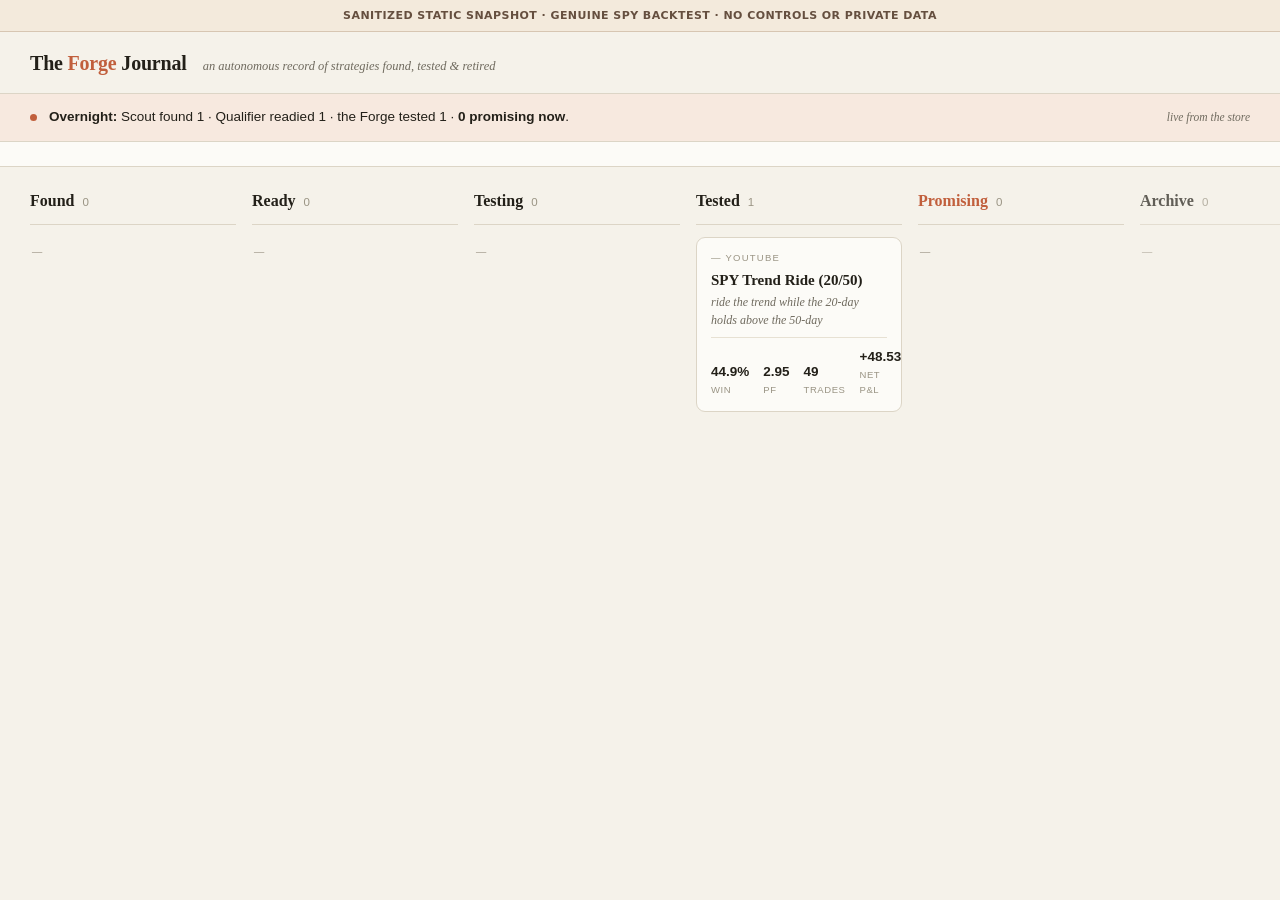
<file: index.html>
<!doctype html>
<html lang="en">
<head>
<meta charset="utf-8">
<meta name="viewport" content="width=device-width, initial-scale=1">
<title>The Forge Journal</title>
<link rel="stylesheet" href="static/forge.css">
</head>
<body>
<div class="snapshot-banner" role="note">Sanitized static snapshot · genuine SPY backtest · no controls or private data</div>
<header>
  <div class="logo">The <em>Forge</em> Journal</div>
  <span class="sub">an autonomous record of strategies found, tested &amp; retired</span>
</header>

<div class="digest">
  <span class="dot"></span>
  <span class="t"><b>Overnight:</b> Scout found 1 · Qualifier readied 1
    · the Forge tested 1 · <b>0 promising now</b>.</span>
  <span class="ago">live from the store</span>
</div>

<div class="log">

</div>

<div class="board">

  <div class="lane ">
    <div class="lane-h ">
      <span class="t">Found</span><span class="c">0</span>
    </div>
    <div class="cards">

      <div class="empty">—</div>

    </div>
  </div>

  <div class="lane ">
    <div class="lane-h ">
      <span class="t">Ready</span><span class="c">0</span>
    </div>
    <div class="cards">

      <div class="empty">—</div>

    </div>
  </div>

  <div class="lane ">
    <div class="lane-h ">
      <span class="t">Testing</span><span class="c">0</span>
    </div>
    <div class="cards">

      <div class="empty">—</div>

    </div>
  </div>

  <div class="lane ">
    <div class="lane-h ">
      <span class="t">Tested</span><span class="c">1</span>
    </div>
    <div class="cards">

      <a class="card " href="card/DEMO-TREND/">
        <span class="src">youtube</span>
        <div class="nm">SPY Trend Ride (20/50)</div>
        <div class="rl">ride the trend while the 20-day holds above the 50-day</div>

        <div class="figs">
          <div><b>44.9%</b><span>win</span></div>
          <div><b>2.95</b><span>PF</span></div>
          <div><b>49</b><span>trades</span></div>
          <div><b>+48.53</b><span>Net P&amp;L</span></div>
        </div>

      </a>

    </div>
  </div>

  <div class="lane ">
    <div class="lane-h promising">
      <span class="t">Promising</span><span class="c">0</span>
    </div>
    <div class="cards">

      <div class="empty">—</div>

    </div>
  </div>

  <div class="lane arch">
    <div class="lane-h ">
      <span class="t">Archive</span><span class="c">0</span>
    </div>
    <div class="cards">

      <div class="empty">—</div>

    </div>
  </div>

</div>
</body>
</html>
</file>
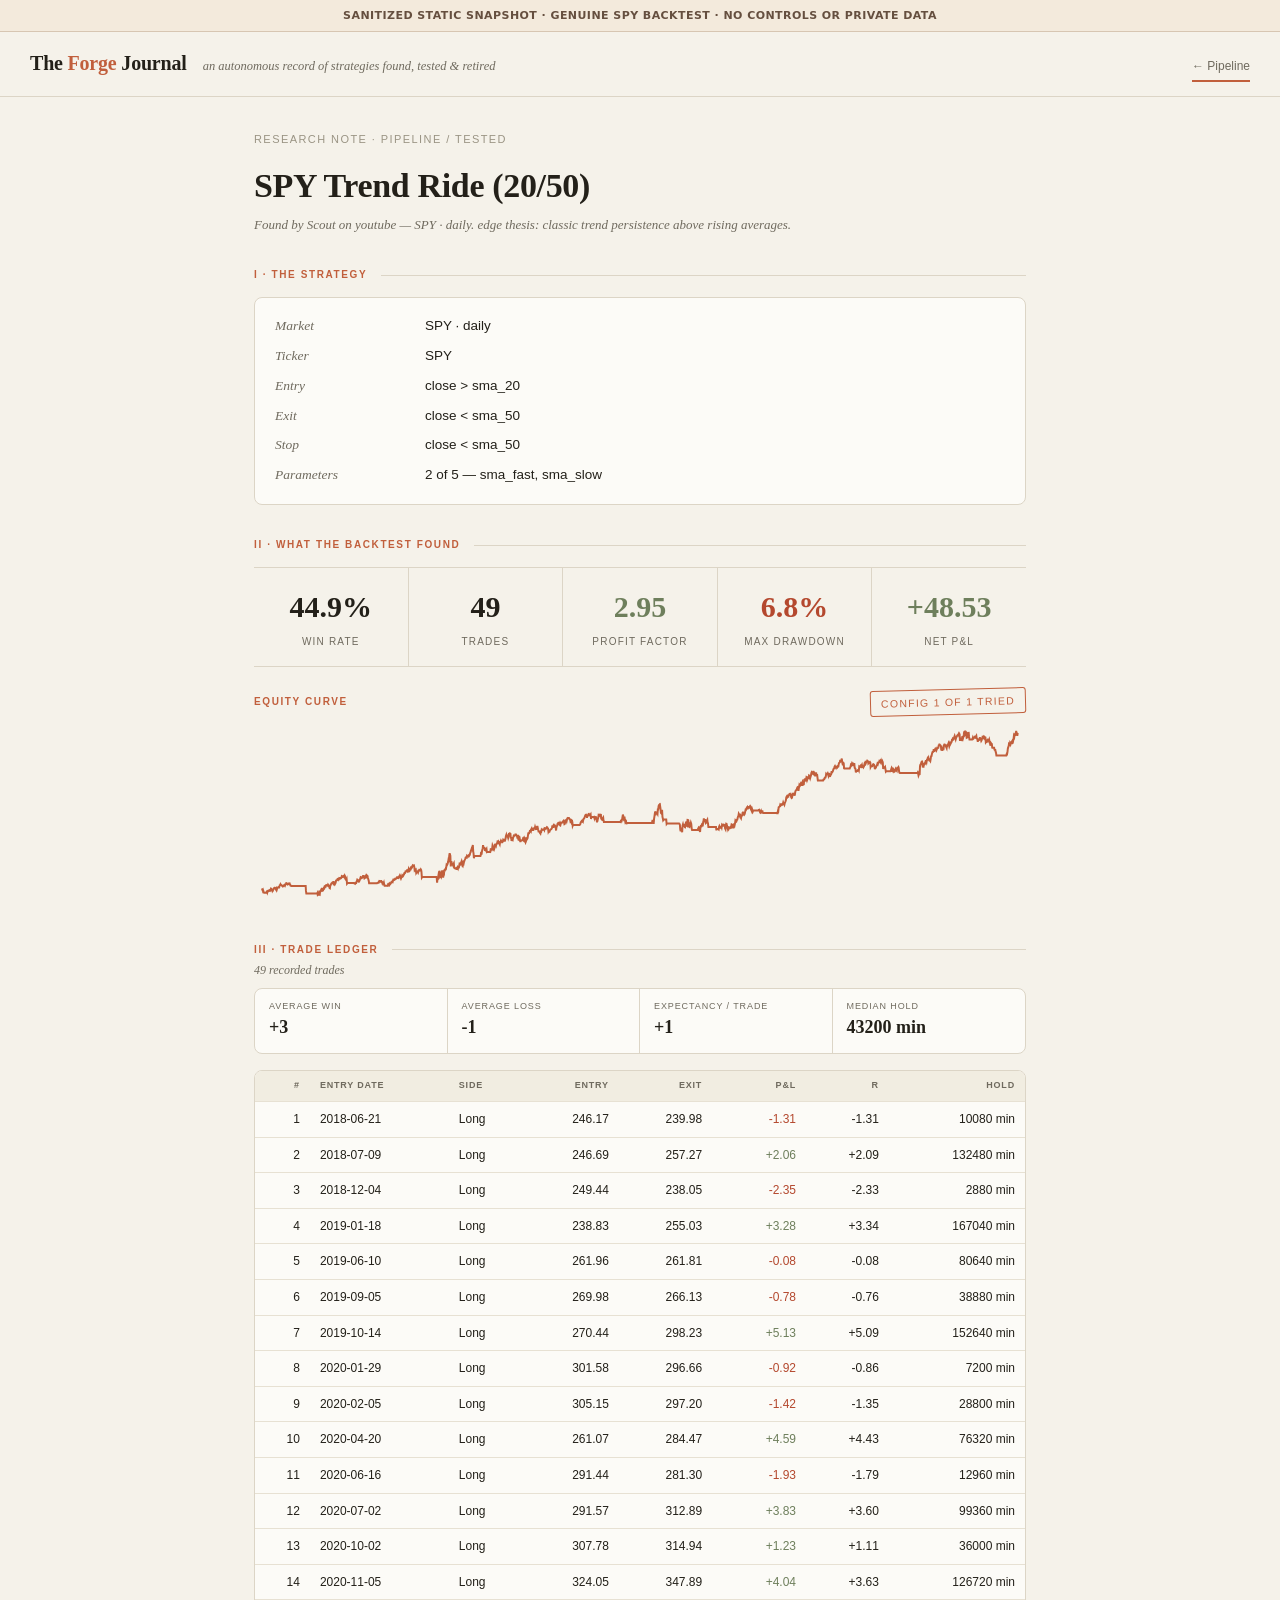
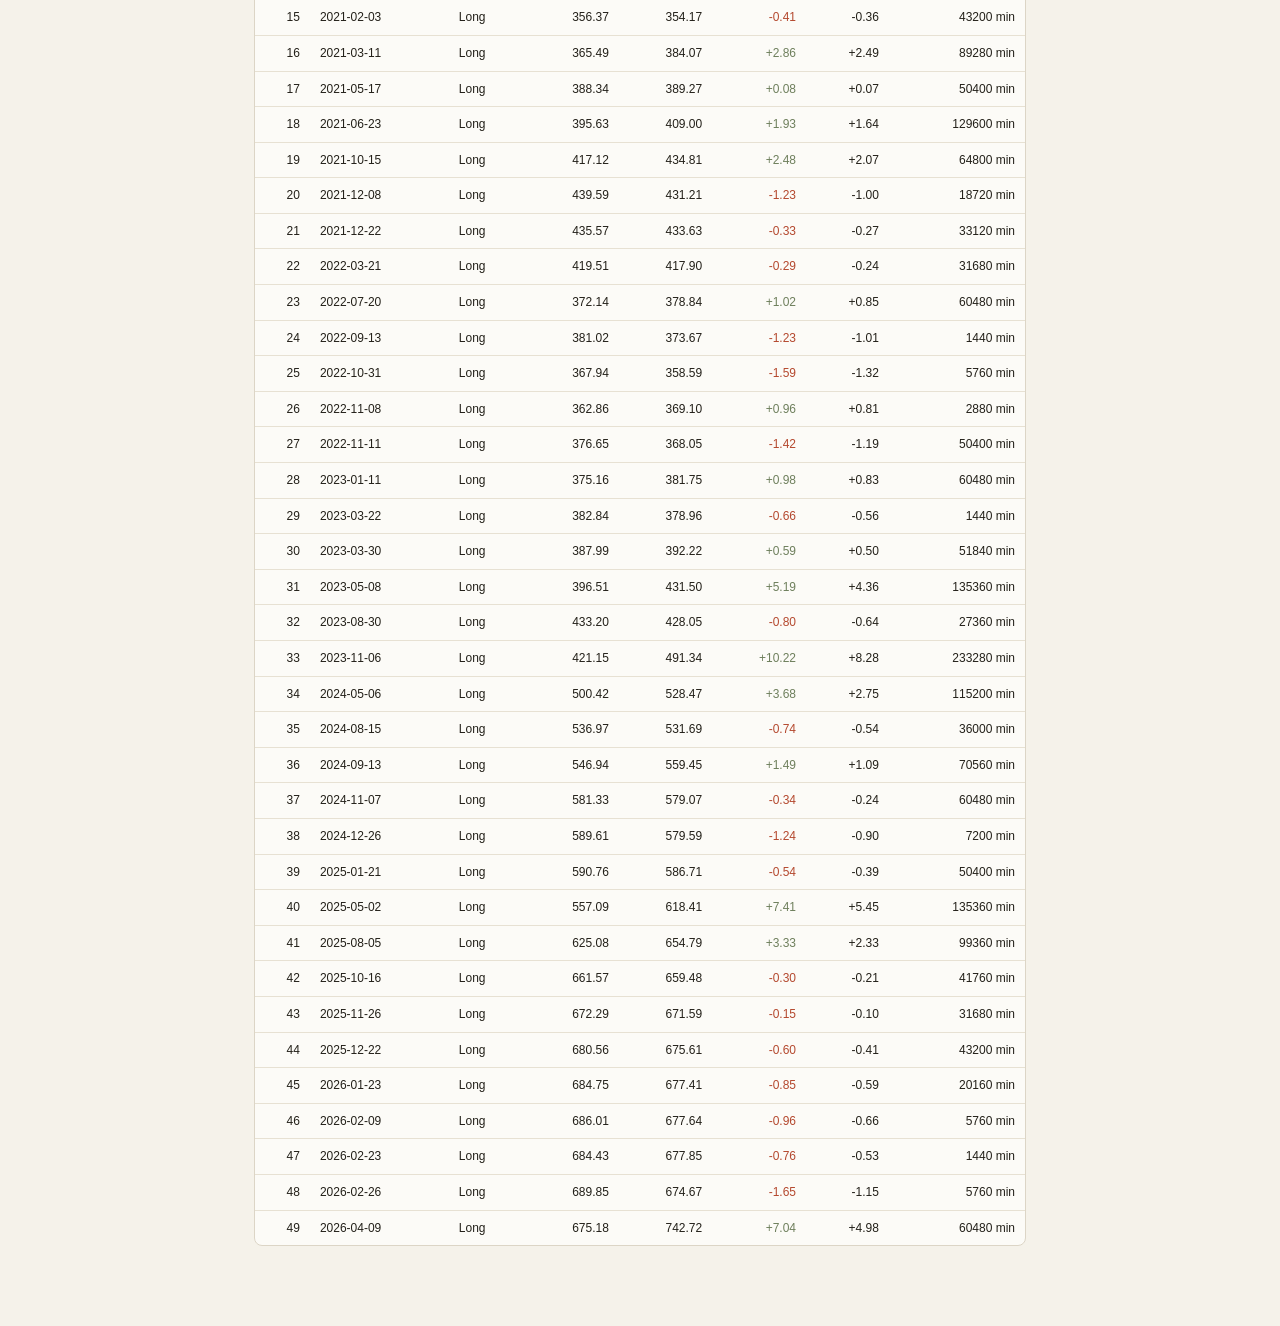
<file: card/DEMO-TREND/index.html>
<!doctype html>
<html lang="en">
<head>
<meta charset="utf-8">
<meta name="viewport" content="width=device-width, initial-scale=1">
<title>SPY Trend Ride (20/50) — The Forge Journal</title>
<link rel="stylesheet" href="../../static/forge.css">
</head>
<body>
<div class="snapshot-banner" role="note">Sanitized static snapshot · genuine SPY backtest · no controls or private data</div>
<header>
  <div class="logo">The <em>Forge</em> Journal</div>
  <span class="sub">an autonomous record of strategies found, tested &amp; retired</span>
  <a class="back" href="../../">← Pipeline</a>
</header>

<div class="note">
  <div class="crumb">Research note · Pipeline / Tested</div>

  <h1>SPY Trend Ride (20/50)</h1>
  <div class="byline">
    Found by Scout on youtube — SPY · daily.
    edge thesis: classic trend persistence above rising averages.

  </div>

  <div class="rule-h"><span class="label">I · The strategy</span></div>

  <dl class="facts">
    <dt>Market</dt><dd>SPY · daily</dd>
    <dt>Ticker</dt><dd>SPY</dd>
    <dt>Entry</dt><dd>close &gt; sma_20</dd>
    <dt>Exit</dt><dd>close &lt; sma_50</dd>
    <dt>Stop</dt><dd>close &lt; sma_50</dd>
    <dt>Parameters</dt><dd>2 of 5 — sma_fast, sma_slow</dd>
  </dl>


  <div class="rule-h"><span class="label">II · What the backtest found</span></div>

  <div class="figrow">
    <div class="fig"><div class="v">44.9%</div><div class="l">Win rate</div></div>
    <div class="fig"><div class="v">49</div><div class="l">Trades</div></div>
    <div class="fig"><div class="v g">2.95</div><div class="l">Profit factor</div></div>
    <div class="fig"><div class="v r">6.8%</div><div class="l">Max drawdown</div></div>
    <div class="fig"><div class="v g">+48.53</div><div class="l">Net P&amp;L</div></div>
  </div>

  <div class="chart-cap">
    <span class="label">Equity curve</span>
    <span class="stamp">config 1 of 1 tried</span>
  </div>
  <svg width="100%" height="180" viewBox="0 0 780 180" preserveAspectRatio="none">
    <polyline points="8.0,165.5 8.4,166.6 8.8,166.3 9.2,168.5 9.5,168.2 9.9,169.5 10.3,169.7 10.7,169.7 11.1,169.7 11.5,169.7 11.8,169.7 12.2,169.7 12.6,169.0 13.0,168.5 13.4,169.6 13.8,168.2 14.1,168.1 14.5,168.2 14.9,167.6 15.3,167.2 15.7,167.8 16.1,168.0 16.4,167.7 16.8,166.9 17.2,165.6 17.6,165.9 18.0,167.0 18.4,167.9 18.7,167.1 19.1,167.4 19.5,166.5 19.9,165.8 20.3,165.2 20.7,164.7 21.1,164.7 21.4,165.0 21.8,166.0 22.2,166.6 22.6,165.6 23.0,166.8 23.4,165.5 23.7,165.0 24.1,164.6 24.5,164.2 24.9,164.3 25.3,164.5 25.7,163.6 26.0,162.3 26.4,162.2 26.8,161.3 27.2,162.0 27.6,162.0 28.0,162.2 28.3,162.7 28.7,163.2 29.1,163.5 29.5,163.2 29.9,162.7 30.3,162.6 30.7,161.7 31.0,161.6 31.4,162.5 31.8,161.6 32.2,161.4 32.6,160.1 33.0,160.2 33.3,160.8 33.7,161.0 34.1,161.5 34.5,161.0 34.9,161.0 35.3,160.4 35.6,160.5 36.0,160.4 36.4,161.7 36.8,162.6 37.2,162.6 37.6,163.0 37.9,163.0 38.3,163.0 38.7,163.0 39.1,163.0 39.5,163.0 39.9,163.0 40.2,163.0 40.6,163.0 41.0,163.0 41.4,163.0 41.8,163.0 42.2,163.0 42.6,163.0 42.9,163.0 43.3,163.0 43.7,163.0 44.1,163.0 44.5,163.0 44.9,163.0 45.2,163.0 45.6,163.0 46.0,163.0 46.4,163.0 46.8,163.0 47.2,163.0 47.5,163.0 47.9,163.0 48.3,163.0 48.7,163.0 49.1,163.0 49.5,163.0 49.8,163.0 50.2,163.0 50.6,163.0 51.0,163.0 51.4,163.0 51.8,163.0 52.2,163.0 52.5,167.9 52.9,170.6 53.3,170.6 53.7,170.6 54.1,170.6 54.5,170.6 54.8,170.6 55.2,170.6 55.6,170.6 56.0,170.6 56.4,170.6 56.8,170.6 57.1,170.6 57.5,170.6 57.9,170.6 58.3,170.6 58.7,170.6 59.1,170.6 59.4,170.6 59.8,170.6 60.2,170.6 60.6,170.6 61.0,170.6 61.4,170.6 61.7,170.6 62.1,170.6 62.5,170.6 62.9,170.6 63.3,170.6 63.7,170.6 64.1,169.9 64.4,172.0 64.8,171.7 65.2,171.6 65.6,170.3 66.0,171.5 66.4,171.7 66.7,169.2 67.1,167.8 67.5,167.7 67.9,166.6 68.3,165.9 68.7,166.1 69.0,167.7 69.4,167.5 69.8,167.4 70.2,165.3 70.6,164.8 71.0,165.1 71.3,163.4 71.7,163.1 72.1,162.7 72.5,163.3 72.9,162.3 73.3,162.1 73.7,162.2 74.0,162.3 74.4,162.6 74.8,161.6 75.2,162.2 75.6,162.4 76.0,163.4 76.3,164.8 76.7,165.1 77.1,162.7 77.5,162.1 77.9,161.0 78.3,160.4 78.6,160.3 79.0,159.7 79.4,159.6 79.8,160.1 80.2,158.2 80.6,161.5 80.9,161.6 81.3,160.4 81.7,161.3 82.1,160.6 82.5,159.6 82.9,157.6 83.2,157.5 83.6,157.2 84.0,156.8 84.4,156.0 84.8,155.8 85.2,156.7 85.6,156.1 85.9,156.2 86.3,155.0 86.7,155.1 87.1,155.0 87.5,155.4 87.9,155.1 88.2,154.9 88.6,153.4 89.0,153.8 89.4,153.9 89.8,153.1 90.2,152.8 90.5,152.7 90.9,154.0 91.3,154.4 91.7,152.7 92.1,153.4 92.5,156.3 92.8,156.6 93.2,157.1 93.6,156.2 94.0,160.6 94.4,160.1 94.8,160.1 95.1,160.1 95.5,160.1 95.9,160.1 96.3,160.1 96.7,160.1 97.1,160.1 97.5,160.1 97.8,160.1 98.2,160.1 98.6,160.1 99.0,160.1 99.4,160.1 99.8,160.1 100.1,160.1 100.5,160.1 100.9,160.1 101.3,160.4 101.7,160.5 102.1,160.8 102.4,160.1 102.8,160.3 103.2,160.2 103.6,158.5 104.0,158.1 104.4,156.6 104.7,156.8 105.1,157.0 105.5,158.6 105.9,158.8 106.3,158.2 106.7,157.4 107.1,155.9 107.4,155.4 107.8,154.1 108.2,154.3 108.6,155.2 109.0,155.0 109.4,154.2 109.7,153.8 110.1,153.0 110.5,153.0 110.9,153.5 111.3,154.7 111.7,154.1 112.0,155.0 112.4,154.6 112.8,153.4 113.2,152.6 113.6,153.4 114.0,152.3 114.3,152.6 114.7,153.0 115.1,154.9 115.5,156.3 115.9,157.6 116.3,160.3 116.6,160.3 117.0,160.3 117.4,160.3 117.8,160.3 118.2,160.3 118.6,160.3 119.0,160.3 119.3,160.3 119.7,160.3 120.1,160.3 120.5,160.3 120.9,160.3 121.3,160.3 121.6,160.3 122.0,160.3 122.4,160.3 122.8,160.3 123.2,160.3 123.6,160.3 123.9,160.3 124.3,160.3 124.7,159.9 125.1,159.8 125.5,159.7 125.9,159.7 126.2,158.6 126.6,158.0 127.0,158.1 127.4,158.6 127.8,158.2 128.2,158.1 128.6,158.1 128.9,158.9 129.3,158.9 129.7,160.2 130.1,159.3 130.5,159.6 130.9,160.5 131.2,159.7 131.6,161.7 132.0,162.8 132.4,162.8 132.8,162.8 133.2,162.8 133.5,162.8 133.9,162.8 134.3,162.8 134.7,162.8 135.1,162.9 135.5,161.4 135.8,161.6 136.2,161.1 136.6,161.8 137.0,160.7 137.4,161.3 137.8,160.8 138.1,160.5 138.5,159.9 138.9,158.9 139.3,159.0 139.7,158.5 140.1,158.9 140.5,157.4 140.8,156.7 141.2,156.9 141.6,156.9 142.0,156.3 142.4,155.9 142.8,156.2 143.1,155.8 143.5,155.8 143.9,155.5 144.3,154.3 144.7,154.2 145.1,154.2 145.4,154.9 145.8,155.1 146.2,154.8 146.6,153.4 147.0,153.1 147.4,152.3 147.7,152.9 148.1,154.4 148.5,155.5 148.9,154.5 149.3,154.2 149.7,152.6 150.1,153.2 150.4,153.4 150.8,152.9 151.2,151.4 151.6,151.3 152.0,150.1 152.4,150.1 152.7,150.0 153.1,148.5 153.5,148.6 153.9,148.3 154.3,148.3 154.7,147.3 155.0,147.4 155.4,148.4 155.8,147.9 156.2,146.3 156.6,147.6 157.0,147.0 157.3,147.5 157.7,146.5 158.1,145.3 158.5,145.8 158.9,144.6 159.3,144.9 159.6,144.5 160.0,143.0 160.4,142.4 160.8,142.8 161.2,142.7 161.6,142.5 162.0,144.2 162.3,147.0 162.7,146.4 163.1,147.4 163.5,146.9 163.9,150.0 164.3,149.3 164.6,149.3 165.0,149.2 165.4,148.6 165.8,149.5 166.2,148.2 166.6,148.0 166.9,146.9 167.3,147.0 167.7,146.8 168.1,147.2 168.5,146.4 168.9,147.1 169.2,148.9 169.6,154.5 170.0,153.9 170.4,153.9 170.8,153.9 171.2,153.9 171.5,153.9 171.9,153.9 172.3,153.9 172.7,153.9 173.1,153.9 173.5,153.9 173.9,153.9 174.2,153.9 174.6,153.9 175.0,153.9 175.4,153.9 175.8,153.9 176.2,153.9 176.5,153.9 176.9,153.9 177.3,153.9 177.7,153.9 178.1,153.9 178.5,153.9 178.8,153.9 179.2,153.9 179.6,153.9 180.0,153.9 180.4,153.9 180.8,153.9 181.1,153.9 181.5,153.9 181.9,153.9 182.3,153.9 182.7,153.9 183.1,153.9 183.5,153.9 183.8,153.9 184.2,153.9 184.6,154.6 185.0,159.6 185.4,156.1 185.8,156.1 186.1,153.8 186.5,151.4 186.9,152.2 187.3,147.8 187.7,149.4 188.1,153.9 188.4,153.5 188.8,151.9 189.2,153.1 189.6,151.0 190.0,148.2 190.4,148.2 190.7,151.6 191.1,154.6 191.5,152.6 191.9,151.9 192.3,146.7 192.7,148.5 193.0,145.6 193.4,146.8 193.8,146.5 194.2,144.3 194.6,141.7 195.0,142.1 195.4,141.3 195.7,140.5 196.1,139.1 196.5,136.6 196.9,137.1 197.3,132.4 197.7,130.2 198.0,131.6 198.4,132.6 198.8,143.4 199.2,139.1 199.6,139.1 200.0,140.7 200.3,141.4 200.7,141.4 201.1,142.3 201.5,141.2 201.9,140.4 202.3,144.8 202.6,145.3 203.0,145.3 203.4,145.3 203.8,145.3 204.2,145.3 204.6,146.6 205.0,144.0 205.3,145.8 205.7,144.5 206.1,145.4 206.5,143.7 206.9,145.2 207.3,143.0 207.6,141.4 208.0,142.0 208.4,141.5 208.8,140.1 209.2,139.7 209.6,138.7 209.9,140.8 210.3,141.9 210.7,140.7 211.1,141.8 211.5,139.6 211.9,140.3 212.2,138.9 212.6,137.6 213.0,136.9 213.4,135.8 213.8,134.6 214.2,134.5 214.5,134.0 214.9,135.5 215.3,132.9 215.7,133.3 216.1,133.3 216.5,132.7 216.9,132.3 217.2,133.1 217.6,132.5 218.0,131.8 218.4,130.0 218.8,129.3 219.2,127.5 219.5,127.1 219.9,125.8 220.3,126.5 220.7,124.7 221.1,122.0 221.5,128.6 221.8,130.2 222.2,135.2 222.6,133.1 223.0,133.1 223.4,133.1 223.8,133.1 224.1,133.1 224.5,133.1 224.9,133.1 225.3,133.1 225.7,133.1 226.1,133.1 226.5,133.1 226.8,133.1 227.2,133.1 227.6,133.1 228.0,133.1 228.4,133.1 228.8,133.1 229.1,132.1 229.5,129.0 229.9,131.5 230.3,128.4 230.7,126.8 231.1,125.2 231.4,122.2 231.8,123.5 232.2,124.6 232.6,124.8 233.0,125.0 233.4,127.8 233.7,127.0 234.1,127.4 234.5,126.4 234.9,125.8 235.3,129.2 235.7,129.1 236.0,129.1 236.4,129.1 236.8,129.1 237.2,129.1 237.6,129.1 238.0,129.1 238.4,128.8 238.7,128.9 239.1,126.6 239.5,126.9 239.9,125.5 240.3,127.3 240.7,124.8 241.0,122.5 241.4,123.5 241.8,125.7 242.2,125.0 242.6,126.2 243.0,125.1 243.3,122.2 243.7,122.5 244.1,122.0 244.5,122.8 244.9,120.8 245.3,120.4 245.6,120.4 246.0,118.8 246.4,119.2 246.8,118.6 247.2,120.3 247.6,120.4 247.9,120.6 248.3,121.4 248.7,118.9 249.1,118.6 249.5,117.6 249.9,118.3 250.3,119.0 250.6,119.3 251.0,119.2 251.4,118.4 251.8,116.8 252.2,117.2 252.6,116.9 252.9,115.9 253.3,118.5 253.7,117.2 254.1,116.1 254.5,113.3 254.9,112.1 255.2,113.5 255.6,113.4 256.0,112.9 256.4,113.6 256.8,115.0 257.2,113.5 257.5,110.8 257.9,110.6 258.3,111.3 258.7,110.5 259.1,110.8 259.5,115.7 259.9,114.0 260.2,117.9 260.6,116.2 261.0,116.2 261.4,116.7 261.8,114.6 262.2,113.8 262.5,112.5 262.9,112.6 263.3,112.7 263.7,112.4 264.1,111.5 264.5,111.6 264.8,111.6 265.2,112.4 265.6,112.7 266.0,114.2 266.4,113.9 266.8,111.9 267.1,116.4 267.5,117.4 267.9,112.9 268.3,114.4 268.7,116.9 269.1,119.2 269.4,117.5 269.8,117.5 270.2,117.5 270.6,117.5 271.0,117.1 271.4,116.9 271.8,115.7 272.1,116.0 272.5,115.3 272.9,118.1 273.3,118.4 273.7,116.9 274.1,118.4 274.4,119.3 274.8,118.3 275.2,115.3 275.6,115.4 276.0,115.9 276.4,115.2 276.7,113.2 277.1,110.5 277.5,110.6 277.9,110.3 278.3,109.4 278.7,108.0 279.0,108.0 279.4,107.4 279.8,108.1 280.2,106.0 280.6,105.3 281.0,106.3 281.4,107.7 281.7,105.9 282.1,107.7 282.5,105.6 282.9,105.2 283.3,105.2 283.7,105.3 284.0,104.0 284.4,105.3 284.8,104.9 285.2,106.1 285.6,106.0 286.0,104.5 286.3,103.0 286.7,105.0 287.1,106.8 287.5,108.4 287.9,108.4 288.3,108.4 288.6,108.5 289.0,110.1 289.4,110.6 289.8,108.6 290.2,108.7 290.6,106.8 290.9,107.2 291.3,106.9 291.7,106.8 292.1,106.4 292.5,106.6 292.9,106.3 293.3,107.0 293.6,105.3 294.0,105.5 294.4,105.4 294.8,105.7 295.2,104.8 295.6,104.5 295.9,104.1 296.3,104.4 296.7,105.5 297.1,105.6 297.5,108.8 297.9,108.1 298.2,108.1 298.6,108.5 299.0,107.4 299.4,106.8 299.8,106.4 300.2,106.3 300.5,106.1 300.9,105.0 301.3,103.6 301.7,103.9 302.1,103.2 302.5,104.8 302.9,102.8 303.2,102.1 303.6,102.7 304.0,102.5 304.4,103.1 304.8,104.6 305.2,107.5 305.5,104.8 305.9,103.2 306.3,102.8 306.7,100.8 307.1,100.3 307.5,101.2 307.8,101.3 308.2,100.5 308.6,101.4 309.0,101.9 309.4,100.3 309.8,101.2 310.1,100.0 310.5,99.7 310.9,99.8 311.3,99.6 311.7,99.1 312.1,98.5 312.4,98.1 312.8,97.7 313.2,99.0 313.6,101.1 314.0,100.8 314.4,99.3 314.8,97.5 315.1,97.2 315.5,96.8 315.9,98.0 316.3,96.2 316.7,95.3 317.1,95.6 317.4,95.5 317.8,94.9 318.2,94.9 318.6,95.7 319.0,95.9 319.4,96.8 319.7,98.3 320.1,97.8 320.5,98.9 320.9,97.3 321.3,97.6 321.7,99.5 322.0,102.8 322.4,101.9 322.8,101.9 323.2,101.9 323.6,101.9 324.0,101.9 324.3,101.9 324.7,101.9 325.1,101.9 325.5,101.9 325.9,101.9 326.3,101.9 326.7,101.9 327.0,101.9 327.4,101.9 327.8,101.9 328.2,101.9 328.6,101.9 329.0,101.9 329.3,101.6 329.7,101.0 330.1,99.5 330.5,98.8 330.9,98.3 331.3,98.5 331.6,97.4 332.0,97.2 332.4,98.1 332.8,96.2 333.2,95.8 333.6,95.5 333.9,94.7 334.3,93.5 334.7,92.5 335.1,91.8 335.5,91.7 335.9,92.3 336.3,93.9 336.6,93.9 337.0,92.4 337.4,92.3 337.8,91.5 338.2,92.0 338.6,91.3 338.9,91.7 339.3,92.2 339.7,92.0 340.1,91.4 340.5,96.0 340.9,93.9 341.2,93.9 341.6,93.9 342.0,93.9 342.4,93.9 342.8,93.9 343.2,93.9 343.5,93.8 343.9,95.1 344.3,93.3 344.7,95.0 345.1,96.4 345.5,93.4 345.8,95.1 346.2,97.2 346.6,99.2 347.0,97.9 347.4,96.0 347.8,94.8 348.2,92.0 348.5,92.2 348.9,91.9 349.3,92.5 349.7,93.0 350.1,91.8 350.5,91.9 350.8,95.7 351.2,95.9 351.6,96.7 352.0,96.9 352.4,95.2 352.8,94.6 353.1,97.3 353.5,98.9 353.9,98.9 354.3,98.9 354.7,98.9 355.1,98.9 355.4,98.9 355.8,98.9 356.2,98.9 356.6,98.9 357.0,98.9 357.4,98.9 357.8,98.9 358.1,98.9 358.5,98.9 358.9,98.9 359.3,98.9 359.7,98.9 360.1,98.9 360.4,98.9 360.8,98.9 361.2,98.9 361.6,98.9 362.0,98.9 362.4,98.9 362.7,98.9 363.1,98.9 363.5,98.9 363.9,98.9 364.3,98.9 364.7,98.9 365.0,98.9 365.4,98.9 365.8,98.9 366.2,98.9 366.6,98.9 367.0,98.9 367.3,98.9 367.7,98.9 368.1,98.9 368.5,98.9 368.9,98.9 369.3,98.9 369.7,98.9 370.0,98.9 370.4,99.1 370.8,96.8 371.2,99.4 371.6,96.5 372.0,95.5 372.3,94.1 372.7,91.6 373.1,92.9 373.5,96.0 373.9,95.4 374.3,93.7 374.6,96.2 375.0,98.2 375.4,97.2 375.8,97.7 376.2,101.1 376.6,99.9 376.9,99.9 377.3,99.9 377.7,99.9 378.1,99.9 378.5,99.9 378.9,99.9 379.3,99.9 379.6,99.9 380.0,99.9 380.4,99.9 380.8,99.9 381.2,99.9 381.6,99.9 381.9,99.9 382.3,99.9 382.7,99.9 383.1,99.9 383.5,99.9 383.9,99.9 384.2,99.9 384.6,99.9 385.0,99.9 385.4,99.9 385.8,99.9 386.2,99.9 386.5,99.9 386.9,99.9 387.3,99.9 387.7,99.9 388.1,99.9 388.5,99.9 388.8,99.9 389.2,99.9 389.6,99.9 390.0,99.9 390.4,99.9 390.8,99.9 391.2,99.9 391.5,99.9 391.9,99.9 392.3,99.9 392.7,99.9 393.1,99.9 393.5,99.9 393.8,99.9 394.2,99.9 394.6,99.9 395.0,99.9 395.4,99.9 395.8,99.9 396.1,99.9 396.5,99.9 396.9,99.9 397.3,99.9 397.7,99.9 398.1,99.9 398.4,99.9 398.8,99.9 399.2,99.9 399.6,99.9 400.0,99.9 400.4,99.9 400.7,99.9 401.1,99.9 401.5,99.9 401.9,99.9 402.3,98.9 402.7,97.0 403.1,98.8 403.4,98.5 403.8,100.8 404.2,95.9 404.6,93.4 405.0,90.5 405.4,91.1 405.7,92.4 406.1,89.3 406.5,89.4 406.9,89.7 407.3,90.0 407.7,90.8 408.0,86.5 408.4,86.5 408.8,83.0 409.2,82.2 409.6,81.8 410.0,83.3 410.3,82.7 410.7,85.5 411.1,89.8 411.5,90.3 411.9,89.6 412.3,86.8 412.7,93.8 413.0,95.1 413.4,97.2 413.8,96.6 414.2,96.6 414.6,96.6 415.0,96.6 415.3,96.6 415.7,96.6 416.1,96.6 416.5,96.6 416.9,101.0 417.3,100.5 417.6,100.5 418.0,100.5 418.4,100.5 418.8,100.5 419.2,100.5 419.6,100.5 419.9,100.5 420.3,100.5 420.7,100.5 421.1,100.5 421.5,100.5 421.9,100.5 422.2,100.5 422.6,100.5 423.0,100.5 423.4,100.5 423.8,100.5 424.2,100.5 424.6,100.5 424.9,100.5 425.3,100.5 425.7,100.5 426.1,100.5 426.5,100.5 426.9,100.5 427.2,100.5 427.6,100.5 428.0,100.5 428.4,100.5 428.8,100.5 429.2,100.5 429.5,100.5 429.9,100.9 430.3,101.7 430.7,106.5 431.1,108.4 431.5,105.6 431.8,105.6 432.2,105.4 432.6,109.3 433.0,102.6 433.4,101.3 433.8,103.0 434.2,101.3 434.5,102.8 434.9,103.4 435.3,102.5 435.7,103.2 436.1,100.7 436.5,99.4 436.8,99.5 437.2,102.6 437.6,102.9 438.0,96.9 438.4,97.0 438.8,97.3 439.1,100.8 439.5,103.6 439.9,103.9 440.3,102.4 440.7,103.9 441.1,101.1 441.4,99.7 441.8,100.9 442.2,105.6 442.6,107.1 443.0,107.1 443.4,107.1 443.7,107.1 444.1,107.1 444.5,107.1 444.9,107.1 445.3,107.1 445.7,107.1 446.1,107.1 446.4,107.1 446.8,107.1 447.2,107.1 447.6,107.1 448.0,107.1 448.4,107.1 448.7,105.7 449.1,105.0 449.5,104.3 449.9,104.6 450.3,107.7 450.7,109.0 451.0,105.5 451.4,103.3 451.8,103.5 452.2,103.4 452.6,101.3 453.0,100.8 453.3,103.3 453.7,100.4 454.1,98.3 454.5,95.5 454.9,97.6 455.3,98.8 455.7,96.2 456.0,98.4 456.4,100.1 456.8,99.7 457.2,97.4 457.6,97.5 458.0,96.8 458.3,99.6 458.7,100.1 459.1,104.0 459.5,104.0 459.9,104.0 460.3,104.0 460.6,104.0 461.0,104.0 461.4,104.0 461.8,104.0 462.2,104.0 462.6,104.0 462.9,104.0 463.3,104.0 463.7,104.0 464.1,104.0 464.5,104.0 464.9,104.0 465.2,104.0 465.6,104.0 466.0,104.0 466.4,104.0 466.8,104.0 467.2,107.3 467.6,106.1 467.9,106.1 468.3,106.1 468.7,106.1 469.1,106.1 469.5,106.5 469.9,103.8 470.2,103.1 470.6,104.1 471.0,104.6 471.4,103.9 471.8,103.7 472.2,103.6 472.5,104.4 472.9,101.9 473.3,102.4 473.7,101.7 474.1,101.5 474.5,101.6 474.8,102.6 475.2,102.5 475.6,102.3 476.0,105.4 476.4,106.2 476.8,102.4 477.1,100.7 477.5,100.9 477.9,103.1 478.3,104.4 478.7,105.8 479.1,104.2 479.5,104.5 479.8,105.4 480.2,104.5 480.6,104.8 481.0,105.0 481.4,104.4 481.8,105.7 482.1,103.4 482.5,101.5 482.9,101.8 483.3,101.7 483.7,103.9 484.1,105.3 484.4,103.6 484.8,101.2 485.2,101.1 485.6,102.2 486.0,100.3 486.4,97.5 486.7,97.9 487.1,97.5 487.5,98.1 487.9,96.9 488.3,96.6 488.7,94.8 489.1,93.5 489.4,93.2 489.8,90.7 490.2,91.4 490.6,92.5 491.0,93.5 491.4,92.8 491.7,94.3 492.1,95.1 492.5,92.9 492.9,92.8 493.3,92.0 493.7,89.6 494.0,89.4 494.4,89.7 494.8,91.3 495.2,91.8 495.6,91.3 496.0,90.0 496.3,88.4 496.7,86.7 497.1,86.9 497.5,86.1 497.9,84.6 498.3,84.1 498.6,85.5 499.0,85.5 499.4,84.6 499.8,84.0 500.2,84.0 500.6,85.4 501.0,83.3 501.3,82.9 501.7,83.5 502.1,86.5 502.5,87.1 502.9,88.0 503.3,86.2 503.6,87.1 504.0,88.5 504.4,87.6 504.8,87.6 505.2,87.6 505.6,87.6 505.9,87.6 506.3,87.6 506.7,87.6 507.1,87.6 507.5,87.6 507.9,87.6 508.2,87.6 508.6,87.6 509.0,87.6 509.4,87.6 509.8,87.1 510.2,87.4 510.6,87.0 510.9,87.9 511.3,89.2 511.7,89.8 512.1,89.5 512.5,88.2 512.9,89.3 513.2,89.1 513.6,87.4 514.0,89.8 514.4,90.1 514.8,90.1 515.2,90.1 515.5,90.1 515.9,90.1 516.3,90.1 516.7,90.1 517.1,90.1 517.5,90.1 517.8,90.1 518.2,90.1 518.6,90.1 519.0,90.1 519.4,90.1 519.8,90.1 520.1,90.1 520.5,90.1 520.9,90.1 521.3,90.1 521.7,90.1 522.1,90.1 522.5,90.1 522.8,90.1 523.2,90.1 523.6,90.1 524.0,90.1 524.4,90.1 524.8,90.1 525.1,90.1 525.5,90.1 525.9,90.1 526.3,90.1 526.7,90.1 527.1,90.1 527.4,90.1 527.8,90.2 528.2,89.7 528.6,89.5 529.0,91.1 529.4,88.0 529.7,88.2 530.1,84.3 530.5,83.9 530.9,83.6 531.3,83.4 531.7,81.8 532.1,82.3 532.4,81.5 532.8,81.3 533.2,81.7 533.6,81.5 534.0,81.6 534.4,80.8 534.7,79.6 535.1,80.7 535.5,80.7 535.9,81.6 536.3,80.0 536.7,79.1 537.0,78.3 537.4,77.3 537.8,74.4 538.2,73.7 538.6,74.1 539.0,72.9 539.3,71.6 539.7,74.6 540.1,72.6 540.5,72.1 540.9,71.2 541.3,70.8 541.6,70.7 542.0,71.4 542.4,72.6 542.8,74.3 543.2,75.0 543.6,74.7 544.0,71.7 544.3,72.0 544.7,70.8 545.1,70.9 545.5,70.7 545.9,71.5 546.3,72.7 546.6,70.8 547.0,68.1 547.4,67.7 547.8,67.0 548.2,66.8 548.6,65.6 548.9,65.8 549.3,64.1 549.7,64.3 550.1,67.9 550.5,65.0 550.9,62.7 551.2,63.5 551.6,62.9 552.0,61.0 552.4,60.9 552.8,59.6 553.2,59.7 553.5,62.8 553.9,60.8 554.3,59.2 554.7,60.3 555.1,61.6 555.5,61.4 555.9,56.7 556.2,56.5 556.6,57.4 557.0,56.9 557.4,57.3 557.8,56.4 558.2,54.2 558.5,54.5 558.9,56.8 559.3,55.7 559.7,53.4 560.1,54.8 560.5,55.0 560.8,52.5 561.2,52.8 561.6,53.3 562.0,54.9 562.4,53.5 562.8,52.2 563.1,50.0 563.5,49.2 563.9,49.7 564.3,50.4 564.7,50.8 565.1,48.8 565.5,48.8 565.8,49.3 566.2,50.8 566.6,50.5 567.0,53.4 567.4,51.0 567.8,50.8 568.1,50.6 568.5,52.9 568.9,51.2 569.3,54.4 569.7,57.4 570.1,57.4 570.4,57.4 570.8,57.4 571.2,57.4 571.6,57.4 572.0,57.4 572.4,57.4 572.7,57.4 573.1,57.4 573.5,57.4 573.9,57.4 574.3,57.4 574.7,57.4 575.0,57.4 575.4,56.4 575.8,56.2 576.2,56.2 576.6,54.9 577.0,54.6 577.4,54.6 577.7,53.6 578.1,50.9 578.5,51.4 578.9,51.0 579.3,50.8 579.7,50.2 580.0,50.9 580.4,52.5 580.8,51.0 581.2,50.9 581.6,52.4 582.0,53.9 582.3,51.9 582.7,51.7 583.1,51.5 583.5,48.9 583.9,48.9 584.3,49.1 584.6,48.5 585.0,47.9 585.4,46.1 585.8,45.6 586.2,45.5 586.6,43.7 587.0,43.1 587.3,43.7 587.7,44.0 588.1,44.8 588.5,43.9 588.9,43.6 589.3,43.3 589.6,44.2 590.0,43.7 590.4,43.5 590.8,41.1 591.2,39.8 591.6,39.5 591.9,39.3 592.3,37.0 592.7,39.0 593.1,37.6 593.5,36.9 593.9,35.5 594.2,38.8 594.6,40.6 595.0,42.2 595.4,39.8 595.8,40.2 596.2,45.4 596.5,45.6 596.9,45.6 597.3,45.6 597.7,45.6 598.1,45.6 598.5,45.6 598.9,45.6 599.2,45.6 599.6,45.6 600.0,45.6 600.4,45.6 600.8,45.6 601.2,45.6 601.5,45.6 601.9,45.6 602.3,44.4 602.7,43.9 603.1,41.7 603.5,42.1 603.8,41.3 604.2,43.1 604.6,40.7 605.0,41.3 605.4,41.0 605.8,42.3 606.1,42.3 606.5,40.1 606.9,44.8 607.3,45.2 607.7,45.8 608.1,49.5 608.5,48.0 608.8,48.0 609.2,48.0 609.6,48.0 610.0,47.3 610.4,47.0 610.8,46.9 611.1,47.5 611.5,43.8 611.9,44.2 612.3,43.6 612.7,43.0 613.1,43.5 613.4,42.6 613.8,42.9 614.2,42.0 614.6,44.0 615.0,43.9 615.4,44.3 615.7,42.3 616.1,44.3 616.5,42.2 616.9,40.7 617.3,41.1 617.7,39.7 618.0,37.8 618.4,39.6 618.8,38.6 619.2,38.6 619.6,37.7 620.0,38.1 620.4,38.2 620.7,40.3 621.1,39.8 621.5,39.9 621.9,39.2 622.3,38.9 622.7,39.5 623.0,44.0 623.4,43.2 623.8,43.2 624.2,43.2 624.6,43.2 625.0,42.5 625.3,41.5 625.7,41.3 626.1,42.0 626.5,41.9 626.9,43.3 627.3,46.1 627.6,45.2 628.0,44.4 628.4,44.4 628.8,43.2 629.2,42.5 629.6,41.7 629.9,40.6 630.3,41.2 630.7,39.9 631.1,39.5 631.5,39.4 631.9,38.0 632.3,38.3 632.6,37.9 633.0,39.1 633.4,39.8 633.8,38.0 634.2,39.2 634.6,39.2 634.9,38.3 635.3,39.2 635.7,45.9 636.1,44.3 636.5,44.3 636.9,44.3 637.2,44.3 637.6,43.8 638.0,46.1 638.4,48.6 638.8,48.2 639.2,48.2 639.5,48.2 639.9,48.2 640.3,48.2 640.7,48.2 641.1,48.2 641.5,48.2 641.9,48.2 642.2,48.2 642.6,48.2 643.0,48.2 643.4,47.6 643.8,46.3 644.2,45.1 644.5,45.8 644.9,48.9 645.3,47.0 645.7,48.0 646.1,46.9 646.5,48.0 646.8,49.5 647.2,48.0 647.6,47.2 648.0,46.4 648.4,48.4 648.8,46.9 649.1,46.8 649.5,47.5 649.9,45.1 650.3,45.2 650.7,44.5 651.1,44.0 651.4,44.9 651.8,48.7 652.2,49.7 652.6,49.9 653.0,49.9 653.4,49.9 653.8,49.9 654.1,49.9 654.5,49.9 654.9,49.9 655.3,49.9 655.7,49.9 656.1,49.9 656.4,49.9 656.8,49.9 657.2,49.9 657.6,49.9 658.0,49.9 658.4,49.9 658.7,49.9 659.1,49.9 659.5,49.9 659.9,49.9 660.3,49.9 660.7,49.9 661.0,49.9 661.4,49.9 661.8,49.9 662.2,49.9 662.6,49.9 663.0,49.9 663.4,49.9 663.7,49.9 664.1,49.9 664.5,49.9 664.9,49.9 665.3,49.9 665.7,49.9 666.0,49.9 666.4,49.9 666.8,49.9 667.2,49.9 667.6,49.9 668.0,49.9 668.3,49.9 668.7,49.9 669.1,49.9 669.5,49.9 669.9,49.9 670.3,49.9 670.6,49.4 671.0,50.6 671.4,52.5 671.8,51.5 672.2,50.0 672.6,50.3 672.9,43.1 673.3,41.6 673.7,41.3 674.1,40.2 674.5,38.8 674.9,38.5 675.3,39.3 675.6,43.2 676.0,43.1 676.4,44.6 676.8,40.0 677.2,41.3 677.6,40.4 677.9,40.6 678.3,39.4 678.7,38.1 679.1,38.1 679.5,39.2 679.9,36.9 680.2,36.7 680.6,35.4 681.0,36.0 681.4,35.1 681.8,37.7 682.2,35.5 682.5,37.5 682.9,37.5 683.3,38.1 683.7,35.8 684.1,33.2 684.5,33.1 684.9,31.3 685.2,30.1 685.6,29.0 686.0,29.0 686.4,28.0 686.8,26.1 687.2,27.9 687.5,28.0 687.9,26.6 688.3,25.9 688.7,26.7 689.1,26.3 689.5,27.3 689.8,26.5 690.2,25.0 690.6,25.2 691.0,24.7 691.4,24.7 691.8,22.6 692.1,22.6 692.5,21.5 692.9,21.6 693.3,22.2 693.7,22.5 694.1,23.5 694.4,27.5 694.8,26.2 695.2,27.8 695.6,26.0 696.0,26.2 696.4,24.4 696.8,24.9 697.1,22.4 697.5,21.6 697.9,21.6 698.3,22.2 698.7,22.2 699.1,23.5 699.4,24.1 699.8,25.0 700.2,21.5 700.6,22.5 701.0,21.5 701.4,21.0 701.7,20.2 702.1,21.6 702.5,23.3 702.9,22.1 703.3,20.1 703.7,20.8 704.0,20.2 704.4,19.7 704.8,19.0 705.2,17.0 705.6,17.1 706.0,15.8 706.3,16.2 706.7,16.4 707.1,15.3 707.5,14.1 707.9,13.0 708.3,14.3 708.7,15.1 709.0,16.2 709.4,14.8 709.8,14.1 710.2,13.2 710.6,12.4 711.0,12.1 711.3,12.1 711.7,11.3 712.1,12.2 712.5,10.7 712.9,11.4 713.3,18.0 713.6,15.5 714.0,15.5 714.4,15.5 714.8,17.9 715.2,16.6 715.6,14.1 715.9,14.1 716.3,15.4 716.7,14.0 717.1,12.0 717.5,9.2 717.9,8.6 718.3,8.5 718.6,11.1 719.0,10.4 719.4,9.9 719.8,12.8 720.2,11.9 720.6,14.5 720.9,14.3 721.3,10.6 721.7,10.0 722.1,9.9 722.5,13.9 722.9,16.5 723.2,16.5 723.6,16.5 724.0,16.5 724.4,16.5 724.8,16.5 725.2,16.5 725.5,16.5 725.9,16.0 726.3,14.7 726.7,15.8 727.1,15.4 727.5,14.5 727.8,14.4 728.2,13.9 728.6,14.6 729.0,14.8 729.4,13.3 729.8,12.7 730.2,15.3 730.5,15.6 730.9,16.3 731.3,18.9 731.7,16.9 732.1,16.9 732.5,16.9 732.8,15.8 733.2,15.0 733.6,15.0 734.0,15.8 734.4,16.1 734.8,17.9 735.1,17.4 735.5,15.9 735.9,14.5 736.3,15.2 736.7,15.3 737.1,13.7 737.4,13.3 737.8,13.8 738.2,15.0 738.6,14.3 739.0,14.5 739.4,19.4 739.8,18.9 740.1,18.9 740.5,18.8 740.9,17.6 741.3,16.6 741.7,16.7 742.1,17.1 742.4,17.8 742.8,16.7 743.2,18.6 743.6,19.8 744.0,22.7 744.4,21.6 744.7,20.3 745.1,20.9 745.5,21.0 745.9,24.6 746.3,24.7 746.7,24.7 747.0,24.7 747.4,24.7 747.8,24.7 748.2,26.7 748.6,27.1 749.0,27.1 749.3,28.7 749.7,29.8 750.1,32.4 750.5,32.4 750.9,32.4 751.3,32.4 751.7,32.4 752.0,32.4 752.4,32.4 752.8,32.4 753.2,32.4 753.6,32.4 754.0,32.4 754.3,32.4 754.7,32.4 755.1,32.4 755.5,32.4 755.9,32.4 756.3,32.4 756.6,32.4 757.0,32.4 757.4,32.4 757.8,32.4 758.2,32.4 758.6,32.4 758.9,32.4 759.3,32.4 759.7,32.4 760.1,32.4 760.5,30.9 760.9,31.1 761.3,28.8 761.6,26.0 762.0,24.2 762.4,23.6 762.8,20.8 763.2,21.2 763.6,22.8 763.9,20.4 764.3,21.3 764.7,19.5 765.1,19.1 765.5,20.3 765.9,20.3 766.2,17.9 766.6,17.2 767.0,18.1 767.4,16.2 767.8,12.8 768.2,13.6 768.5,11.5 768.9,11.0 769.3,11.4 769.7,10.0 770.1,8.0 770.5,11.0 770.8,11.2 771.2,12.8 771.6,10.3 772.0,9.8" fill="none" stroke="#C15F3C" stroke-width="2"/>
  </svg>


  <div class="rule-h"><span class="label">III · Trade ledger</span></div>
  <p class="ledger-count">49 recorded trades</p>
  <div class="trade-summary">
    <div><span>Average win</span><b>+3</b></div>
    <div><span>Average loss</span><b>-1</b></div>
    <div><span>Expectancy / trade</span><b>+1</b></div>
    <div><span>Median hold</span><b>43200 min</b></div>
  </div>
  <div class="trade-table-wrap">
    <table class="trade-table">
      <thead><tr><th>#</th><th>Entry date</th><th>Side</th><th>Entry</th><th>Exit</th><th>P&amp;L</th><th>R</th><th>Hold</th></tr></thead>
      <tbody>

        <tr>
          <td>1</td><td>2018-06-21</td><td>Long</td>
          <td>246.17</td><td>239.98</td>
          <td class="negative">-1.31</td>
          <td>-1.31</td><td>10080 min</td>
        </tr>

        <tr>
          <td>2</td><td>2018-07-09</td><td>Long</td>
          <td>246.69</td><td>257.27</td>
          <td class="positive">+2.06</td>
          <td>+2.09</td><td>132480 min</td>
        </tr>

        <tr>
          <td>3</td><td>2018-12-04</td><td>Long</td>
          <td>249.44</td><td>238.05</td>
          <td class="negative">-2.35</td>
          <td>-2.33</td><td>2880 min</td>
        </tr>

        <tr>
          <td>4</td><td>2019-01-18</td><td>Long</td>
          <td>238.83</td><td>255.03</td>
          <td class="positive">+3.28</td>
          <td>+3.34</td><td>167040 min</td>
        </tr>

        <tr>
          <td>5</td><td>2019-06-10</td><td>Long</td>
          <td>261.96</td><td>261.81</td>
          <td class="negative">-0.08</td>
          <td>-0.08</td><td>80640 min</td>
        </tr>

        <tr>
          <td>6</td><td>2019-09-05</td><td>Long</td>
          <td>269.98</td><td>266.13</td>
          <td class="negative">-0.78</td>
          <td>-0.76</td><td>38880 min</td>
        </tr>

        <tr>
          <td>7</td><td>2019-10-14</td><td>Long</td>
          <td>270.44</td><td>298.23</td>
          <td class="positive">+5.13</td>
          <td>+5.09</td><td>152640 min</td>
        </tr>

        <tr>
          <td>8</td><td>2020-01-29</td><td>Long</td>
          <td>301.58</td><td>296.66</td>
          <td class="negative">-0.92</td>
          <td>-0.86</td><td>7200 min</td>
        </tr>

        <tr>
          <td>9</td><td>2020-02-05</td><td>Long</td>
          <td>305.15</td><td>297.20</td>
          <td class="negative">-1.42</td>
          <td>-1.35</td><td>28800 min</td>
        </tr>

        <tr>
          <td>10</td><td>2020-04-20</td><td>Long</td>
          <td>261.07</td><td>284.47</td>
          <td class="positive">+4.59</td>
          <td>+4.43</td><td>76320 min</td>
        </tr>

        <tr>
          <td>11</td><td>2020-06-16</td><td>Long</td>
          <td>291.44</td><td>281.30</td>
          <td class="negative">-1.93</td>
          <td>-1.79</td><td>12960 min</td>
        </tr>

        <tr>
          <td>12</td><td>2020-07-02</td><td>Long</td>
          <td>291.57</td><td>312.89</td>
          <td class="positive">+3.83</td>
          <td>+3.60</td><td>99360 min</td>
        </tr>

        <tr>
          <td>13</td><td>2020-10-02</td><td>Long</td>
          <td>307.78</td><td>314.94</td>
          <td class="positive">+1.23</td>
          <td>+1.11</td><td>36000 min</td>
        </tr>

        <tr>
          <td>14</td><td>2020-11-05</td><td>Long</td>
          <td>324.05</td><td>347.89</td>
          <td class="positive">+4.04</td>
          <td>+3.63</td><td>126720 min</td>
        </tr>

        <tr>
          <td>15</td><td>2021-02-03</td><td>Long</td>
          <td>356.37</td><td>354.17</td>
          <td class="negative">-0.41</td>
          <td>-0.36</td><td>43200 min</td>
        </tr>

        <tr>
          <td>16</td><td>2021-03-11</td><td>Long</td>
          <td>365.49</td><td>384.07</td>
          <td class="positive">+2.86</td>
          <td>+2.49</td><td>89280 min</td>
        </tr>

        <tr>
          <td>17</td><td>2021-05-17</td><td>Long</td>
          <td>388.34</td><td>389.27</td>
          <td class="positive">+0.08</td>
          <td>+0.07</td><td>50400 min</td>
        </tr>

        <tr>
          <td>18</td><td>2021-06-23</td><td>Long</td>
          <td>395.63</td><td>409.00</td>
          <td class="positive">+1.93</td>
          <td>+1.64</td><td>129600 min</td>
        </tr>

        <tr>
          <td>19</td><td>2021-10-15</td><td>Long</td>
          <td>417.12</td><td>434.81</td>
          <td class="positive">+2.48</td>
          <td>+2.07</td><td>64800 min</td>
        </tr>

        <tr>
          <td>20</td><td>2021-12-08</td><td>Long</td>
          <td>439.59</td><td>431.21</td>
          <td class="negative">-1.23</td>
          <td>-1.00</td><td>18720 min</td>
        </tr>

        <tr>
          <td>21</td><td>2021-12-22</td><td>Long</td>
          <td>435.57</td><td>433.63</td>
          <td class="negative">-0.33</td>
          <td>-0.27</td><td>33120 min</td>
        </tr>

        <tr>
          <td>22</td><td>2022-03-21</td><td>Long</td>
          <td>419.51</td><td>417.90</td>
          <td class="negative">-0.29</td>
          <td>-0.24</td><td>31680 min</td>
        </tr>

        <tr>
          <td>23</td><td>2022-07-20</td><td>Long</td>
          <td>372.14</td><td>378.84</td>
          <td class="positive">+1.02</td>
          <td>+0.85</td><td>60480 min</td>
        </tr>

        <tr>
          <td>24</td><td>2022-09-13</td><td>Long</td>
          <td>381.02</td><td>373.67</td>
          <td class="negative">-1.23</td>
          <td>-1.01</td><td>1440 min</td>
        </tr>

        <tr>
          <td>25</td><td>2022-10-31</td><td>Long</td>
          <td>367.94</td><td>358.59</td>
          <td class="negative">-1.59</td>
          <td>-1.32</td><td>5760 min</td>
        </tr>

        <tr>
          <td>26</td><td>2022-11-08</td><td>Long</td>
          <td>362.86</td><td>369.10</td>
          <td class="positive">+0.96</td>
          <td>+0.81</td><td>2880 min</td>
        </tr>

        <tr>
          <td>27</td><td>2022-11-11</td><td>Long</td>
          <td>376.65</td><td>368.05</td>
          <td class="negative">-1.42</td>
          <td>-1.19</td><td>50400 min</td>
        </tr>

        <tr>
          <td>28</td><td>2023-01-11</td><td>Long</td>
          <td>375.16</td><td>381.75</td>
          <td class="positive">+0.98</td>
          <td>+0.83</td><td>60480 min</td>
        </tr>

        <tr>
          <td>29</td><td>2023-03-22</td><td>Long</td>
          <td>382.84</td><td>378.96</td>
          <td class="negative">-0.66</td>
          <td>-0.56</td><td>1440 min</td>
        </tr>

        <tr>
          <td>30</td><td>2023-03-30</td><td>Long</td>
          <td>387.99</td><td>392.22</td>
          <td class="positive">+0.59</td>
          <td>+0.50</td><td>51840 min</td>
        </tr>

        <tr>
          <td>31</td><td>2023-05-08</td><td>Long</td>
          <td>396.51</td><td>431.50</td>
          <td class="positive">+5.19</td>
          <td>+4.36</td><td>135360 min</td>
        </tr>

        <tr>
          <td>32</td><td>2023-08-30</td><td>Long</td>
          <td>433.20</td><td>428.05</td>
          <td class="negative">-0.80</td>
          <td>-0.64</td><td>27360 min</td>
        </tr>

        <tr>
          <td>33</td><td>2023-11-06</td><td>Long</td>
          <td>421.15</td><td>491.34</td>
          <td class="positive">+10.22</td>
          <td>+8.28</td><td>233280 min</td>
        </tr>

        <tr>
          <td>34</td><td>2024-05-06</td><td>Long</td>
          <td>500.42</td><td>528.47</td>
          <td class="positive">+3.68</td>
          <td>+2.75</td><td>115200 min</td>
        </tr>

        <tr>
          <td>35</td><td>2024-08-15</td><td>Long</td>
          <td>536.97</td><td>531.69</td>
          <td class="negative">-0.74</td>
          <td>-0.54</td><td>36000 min</td>
        </tr>

        <tr>
          <td>36</td><td>2024-09-13</td><td>Long</td>
          <td>546.94</td><td>559.45</td>
          <td class="positive">+1.49</td>
          <td>+1.09</td><td>70560 min</td>
        </tr>

        <tr>
          <td>37</td><td>2024-11-07</td><td>Long</td>
          <td>581.33</td><td>579.07</td>
          <td class="negative">-0.34</td>
          <td>-0.24</td><td>60480 min</td>
        </tr>

        <tr>
          <td>38</td><td>2024-12-26</td><td>Long</td>
          <td>589.61</td><td>579.59</td>
          <td class="negative">-1.24</td>
          <td>-0.90</td><td>7200 min</td>
        </tr>

        <tr>
          <td>39</td><td>2025-01-21</td><td>Long</td>
          <td>590.76</td><td>586.71</td>
          <td class="negative">-0.54</td>
          <td>-0.39</td><td>50400 min</td>
        </tr>

        <tr>
          <td>40</td><td>2025-05-02</td><td>Long</td>
          <td>557.09</td><td>618.41</td>
          <td class="positive">+7.41</td>
          <td>+5.45</td><td>135360 min</td>
        </tr>

        <tr>
          <td>41</td><td>2025-08-05</td><td>Long</td>
          <td>625.08</td><td>654.79</td>
          <td class="positive">+3.33</td>
          <td>+2.33</td><td>99360 min</td>
        </tr>

        <tr>
          <td>42</td><td>2025-10-16</td><td>Long</td>
          <td>661.57</td><td>659.48</td>
          <td class="negative">-0.30</td>
          <td>-0.21</td><td>41760 min</td>
        </tr>

        <tr>
          <td>43</td><td>2025-11-26</td><td>Long</td>
          <td>672.29</td><td>671.59</td>
          <td class="negative">-0.15</td>
          <td>-0.10</td><td>31680 min</td>
        </tr>

        <tr>
          <td>44</td><td>2025-12-22</td><td>Long</td>
          <td>680.56</td><td>675.61</td>
          <td class="negative">-0.60</td>
          <td>-0.41</td><td>43200 min</td>
        </tr>

        <tr>
          <td>45</td><td>2026-01-23</td><td>Long</td>
          <td>684.75</td><td>677.41</td>
          <td class="negative">-0.85</td>
          <td>-0.59</td><td>20160 min</td>
        </tr>

        <tr>
          <td>46</td><td>2026-02-09</td><td>Long</td>
          <td>686.01</td><td>677.64</td>
          <td class="negative">-0.96</td>
          <td>-0.66</td><td>5760 min</td>
        </tr>

        <tr>
          <td>47</td><td>2026-02-23</td><td>Long</td>
          <td>684.43</td><td>677.85</td>
          <td class="negative">-0.76</td>
          <td>-0.53</td><td>1440 min</td>
        </tr>

        <tr>
          <td>48</td><td>2026-02-26</td><td>Long</td>
          <td>689.85</td><td>674.67</td>
          <td class="negative">-1.65</td>
          <td>-1.15</td><td>5760 min</td>
        </tr>

        <tr>
          <td>49</td><td>2026-04-09</td><td>Long</td>
          <td>675.18</td><td>742.72</td>
          <td class="positive">+7.04</td>
          <td>+4.98</td><td>60480 min</td>
        </tr>

      </tbody>
    </table>
  </div>




</div>
</body>
</html>
</file>
<file: static/forge.css>
:root{
  --bg:#F5F2EA; --panel:#FCFBF7; --panel2:#F1EDE1; --ink:#232019; --muted:#6F6A5E; --faint:#9A9484;
  --line:#DCD5C6; --line2:#E7E1D3; --clay:#C15F3C; --clay-soft:#F7E9DF; --sage:#6E7F5C; --red:#B4482E;
}
*{margin:0;padding:0;box-sizing:border-box}
body{background:var(--bg);color:var(--ink);font:14px/1.55 "Avenir Next","Helvetica Neue",Arial,sans-serif;-webkit-font-smoothing:antialiased}
a{color:inherit;text-decoration:none}
.serif{font-family:"Iowan Old Style",Palatino,Georgia,serif}
.label{font-size:10px;letter-spacing:.16em;text-transform:uppercase;color:var(--clay);font-weight:600}
header{display:flex;align-items:baseline;gap:16px;padding:16px 30px 14px;border-bottom:1px solid var(--line)}
.logo{font-family:"Iowan Old Style",Palatino,Georgia,serif;font-size:20px;font-weight:600;letter-spacing:-.01em}
.logo em{color:var(--clay);font-style:normal}
header .sub{color:var(--muted);font-size:12.5px;font-style:italic;font-family:Georgia,serif}
header .back{margin-left:auto;font-size:12px;color:var(--muted);border-bottom:2px solid var(--clay);padding-bottom:4px}
.digest{display:flex;align-items:center;gap:12px;padding:13px 30px;background:var(--clay-soft);border-bottom:1px solid var(--line)}
.digest .dot{width:7px;height:7px;border-radius:50%;background:var(--clay);flex:none}
.digest .t{font-size:13.5px} .digest b{font-weight:600}
.digest .ago{margin-left:auto;font-size:11.5px;color:var(--muted);font-style:italic;font-family:Georgia,serif}
.log{display:flex;gap:22px;padding:12px 30px;border-bottom:1px solid var(--line);overflow-x:auto;background:var(--panel)}
.entry{display:flex;align-items:center;gap:8px;white-space:nowrap}
.entry .dot{width:6px;height:6px;border-radius:50%;background:var(--faint)}
.entry .dot.run{background:var(--sage);box-shadow:0 0 0 3px rgba(110,127,92,.15)}
.entry .dot.slp{background:var(--clay)}
.entry .nm{font-weight:600;font-size:12.5px}
.entry .meta{color:var(--muted);font-size:11.5px;font-style:italic;font-family:Georgia,serif}
.entry .spend{color:var(--faint);font-size:11px;font-variant-numeric:tabular-nums}
.board{display:flex;gap:16px;padding:22px 30px 40px;align-items:flex-start;overflow-x:auto}
.lane{flex:1;min-width:206px}
.lane.arch{max-width:150px;min-width:150px;opacity:.7}
.lane-h{display:flex;align-items:baseline;gap:8px;padding-bottom:10px;border-bottom:1px solid var(--line);margin-bottom:12px}
.lane-h .t{font-family:"Iowan Old Style",Palatino,Georgia,serif;font-size:16px;font-weight:600}
.lane-h.promising .t{color:var(--clay)}
.lane-h .c{color:var(--faint);font-size:11.5px;font-variant-numeric:tabular-nums}
.cards{display:flex;flex-direction:column;gap:10px}
.card{display:block;background:var(--panel);border:1px solid var(--line);border-radius:9px;padding:13px 14px;transition:border-color .15s,box-shadow .15s}
.card:hover{border-color:var(--clay);box-shadow:0 2px 10px rgba(193,95,60,.08)}
.card.hot{border-color:var(--clay)}
.src{font-size:9.5px;letter-spacing:.13em;text-transform:uppercase;color:var(--faint);display:block;margin-bottom:5px}
.src::before{content:"— "}
.card .nm{font-family:"Iowan Old Style",Palatino,Georgia,serif;font-size:15px;font-weight:600;line-height:1.3;margin-bottom:3px}
.card .rl{color:var(--muted);font-size:12px;font-style:italic;font-family:Georgia,serif;line-height:1.5}
.figs{display:flex;gap:14px;align-items:flex-end;border-top:1px solid var(--line2);padding-top:8px;margin-top:8px}
.figs b{font-size:13.5px;font-weight:600;font-variant-numeric:tabular-nums}
.figs span{font-size:9.5px;color:var(--faint);display:block;letter-spacing:.06em;text-transform:uppercase}
.empty{color:var(--faint);font-size:11.5px;font-style:italic;font-family:Georgia,serif;padding:6px 2px}
.badge{display:inline-block;font-size:9px;letter-spacing:.08em;text-transform:uppercase;color:var(--clay);background:var(--clay-soft);border-radius:4px;padding:2px 6px;margin-left:6px}
/* note page */
.note{max-width:820px;margin:0 auto;padding:34px 24px 80px}
.crumb{color:var(--faint);font-size:11px;letter-spacing:.13em;text-transform:uppercase;margin-bottom:18px}
.seal{display:inline-block;color:var(--clay);border:1px solid var(--clay);border-radius:3px;font-size:10px;letter-spacing:.18em;text-transform:uppercase;padding:4px 10px;margin-bottom:14px}
h1{font-family:"Iowan Old Style",Palatino,Georgia,serif;font-size:34px;font-weight:600;line-height:1.15;letter-spacing:-.01em;margin-bottom:10px}
.byline{color:var(--muted);font-size:13px;font-style:italic;font-family:Georgia,serif;margin-bottom:24px}
.rule-h{display:flex;align-items:center;gap:14px;margin:32px 0 14px}
.rule-h::after{content:"";flex:1;height:1px;background:var(--line)}
dl.facts{display:grid;grid-template-columns:130px 1fr;gap:9px 20px;font-size:13.5px;background:var(--panel);border:1px solid var(--line);border-radius:8px;padding:18px 20px}
dl.facts dt{color:var(--muted);font-style:italic;font-family:Georgia,serif}
dl.facts dd{font-variant-numeric:tabular-nums}
.figrow{display:flex;border-top:1px solid var(--line);border-bottom:1px solid var(--line);margin:8px 0 22px}
.fig{flex:1;padding:16px 8px;text-align:center;border-right:1px solid var(--line)}
.fig:last-child{border-right:0}
.fig .v{font-family:"Iowan Old Style",Palatino,Georgia,serif;font-size:30px;font-weight:600;font-variant-numeric:tabular-nums}
.fig .v.g{color:var(--sage)} .fig .v.r{color:var(--red)}
.fig .l{font-size:10px;letter-spacing:.12em;text-transform:uppercase;color:var(--muted);margin-top:4px}
.chart-cap{display:flex;justify-content:space-between;align-items:center;margin-bottom:8px}
.stamp{display:inline-block;transform:rotate(-1.5deg);color:var(--clay);border:1.5px solid var(--clay);border-radius:3px;font-size:10.5px;letter-spacing:.12em;text-transform:uppercase;padding:4px 10px}
.verdict{font-family:"Iowan Old Style",Palatino,Georgia,serif;font-size:19px;font-style:italic;line-height:1.5;border-left:2px solid var(--clay);padding:6px 0 6px 20px;margin:24px 0}
.pending{color:var(--faint);font-style:italic;font-family:Georgia,serif}
.ledger-count{color:var(--muted);font:italic 12px Georgia,serif;margin:-8px 0 10px}
.trade-summary{display:grid;grid-template-columns:repeat(4,1fr);border:1px solid var(--line);border-radius:8px;background:var(--panel);margin-bottom:16px}
.trade-summary div{padding:11px 14px;border-right:1px solid var(--line);font-variant-numeric:tabular-nums}.trade-summary div:last-child{border-right:0}
.trade-summary span{display:block;color:var(--muted);font-size:9px;letter-spacing:.1em;text-transform:uppercase}.trade-summary b{font-family:"Iowan Old Style",Palatino,Georgia,serif;font-size:18px}
.trade-table-wrap{overflow-x:auto;border:1px solid var(--line);border-radius:8px;background:var(--panel)}
.trade-table{width:100%;border-collapse:collapse;white-space:nowrap;font-size:12px;font-variant-numeric:tabular-nums}.trade-table th{text-align:right;color:var(--muted);font-size:9px;letter-spacing:.09em;text-transform:uppercase;background:var(--panel2)}.trade-table th,.trade-table td{padding:8px 10px;border-bottom:1px solid var(--line2);text-align:right}.trade-table th:nth-child(2),.trade-table th:nth-child(3),.trade-table td:nth-child(2),.trade-table td:nth-child(3){text-align:left}.trade-table tbody tr:last-child td{border-bottom:0}.trade-table .positive{color:var(--sage)}.trade-table .negative{color:var(--red)}
@media(max-width:620px){.trade-summary{grid-template-columns:1fr 1fr}.trade-summary div:nth-child(2){border-right:0}.trade-summary div:nth-child(-n+2){border-bottom:1px solid var(--line)}}

.snapshot-banner { padding: 8px 16px; text-align: center; background: #f3eadc; color: #654f3f; border-bottom: 1px solid #d7c6b2; font: 600 11px/1.4 system-ui, sans-serif; letter-spacing: .04em; text-transform: uppercase; }
</file>
